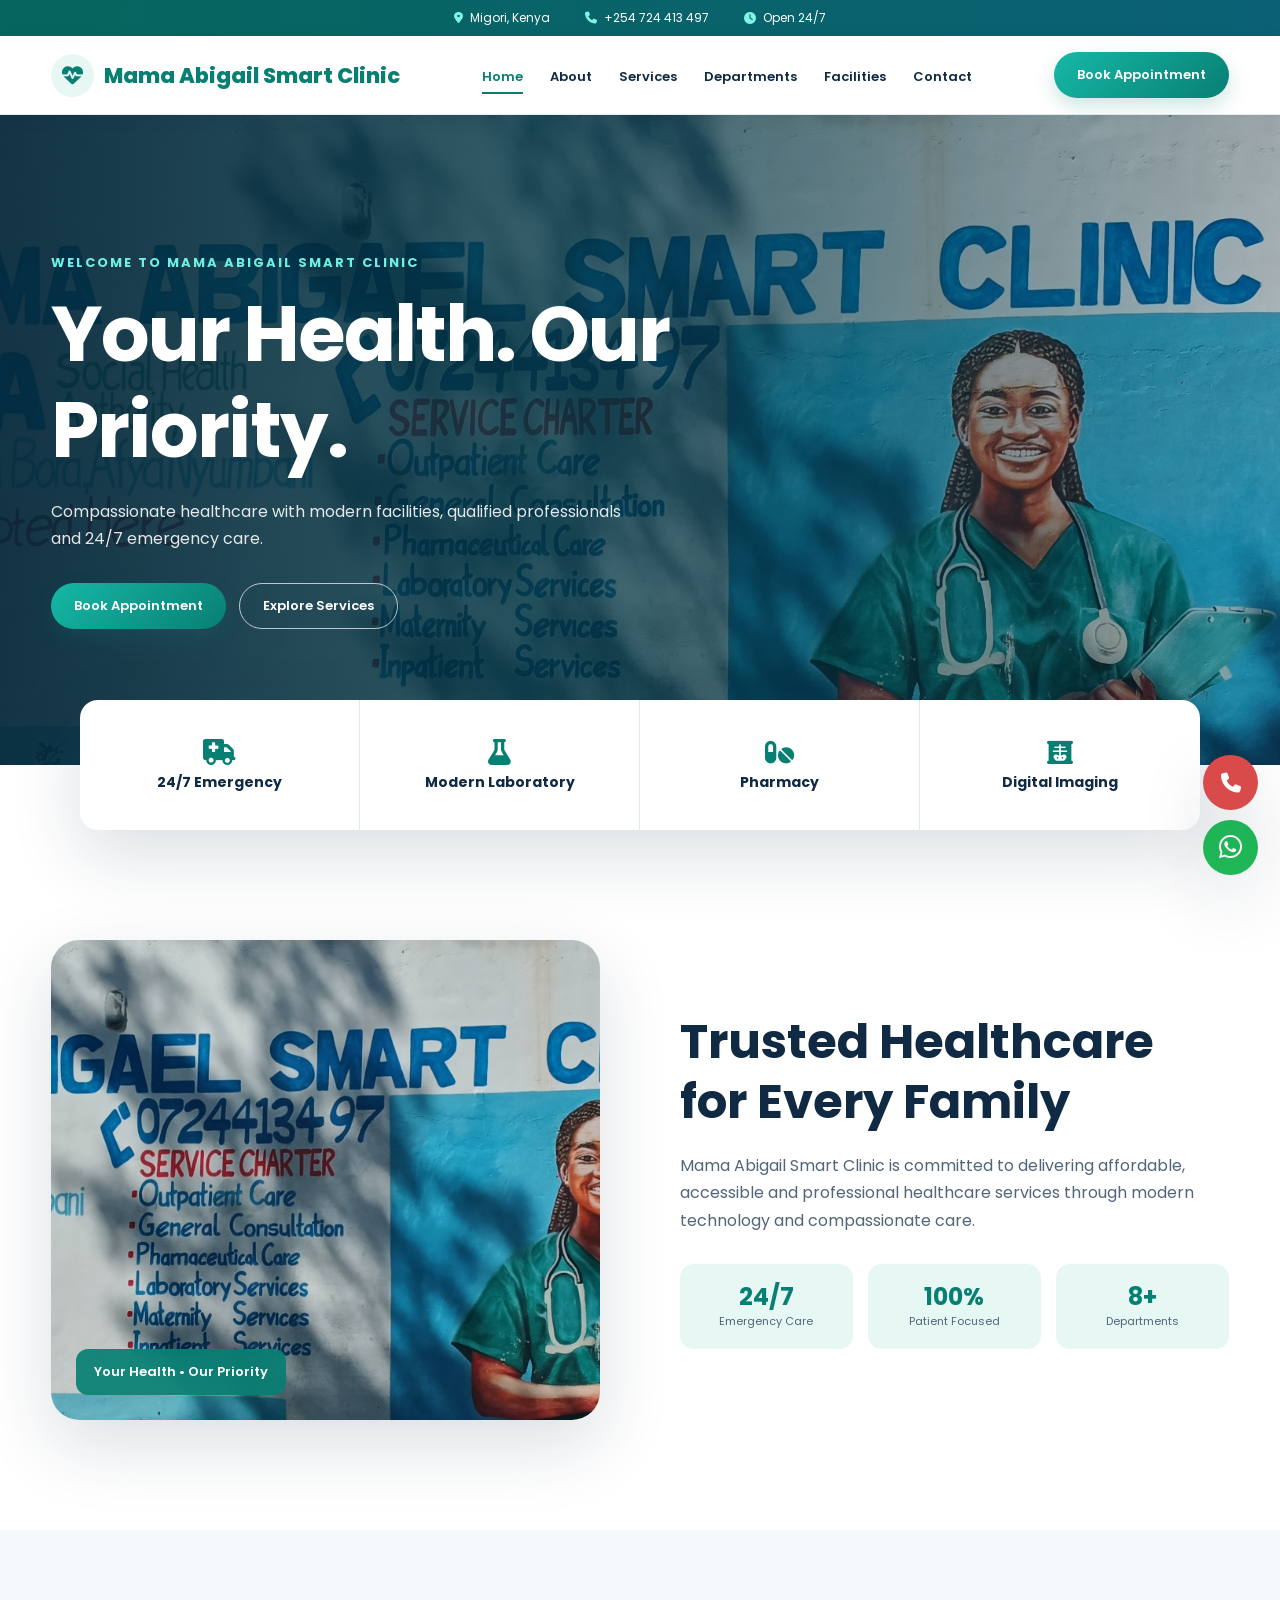
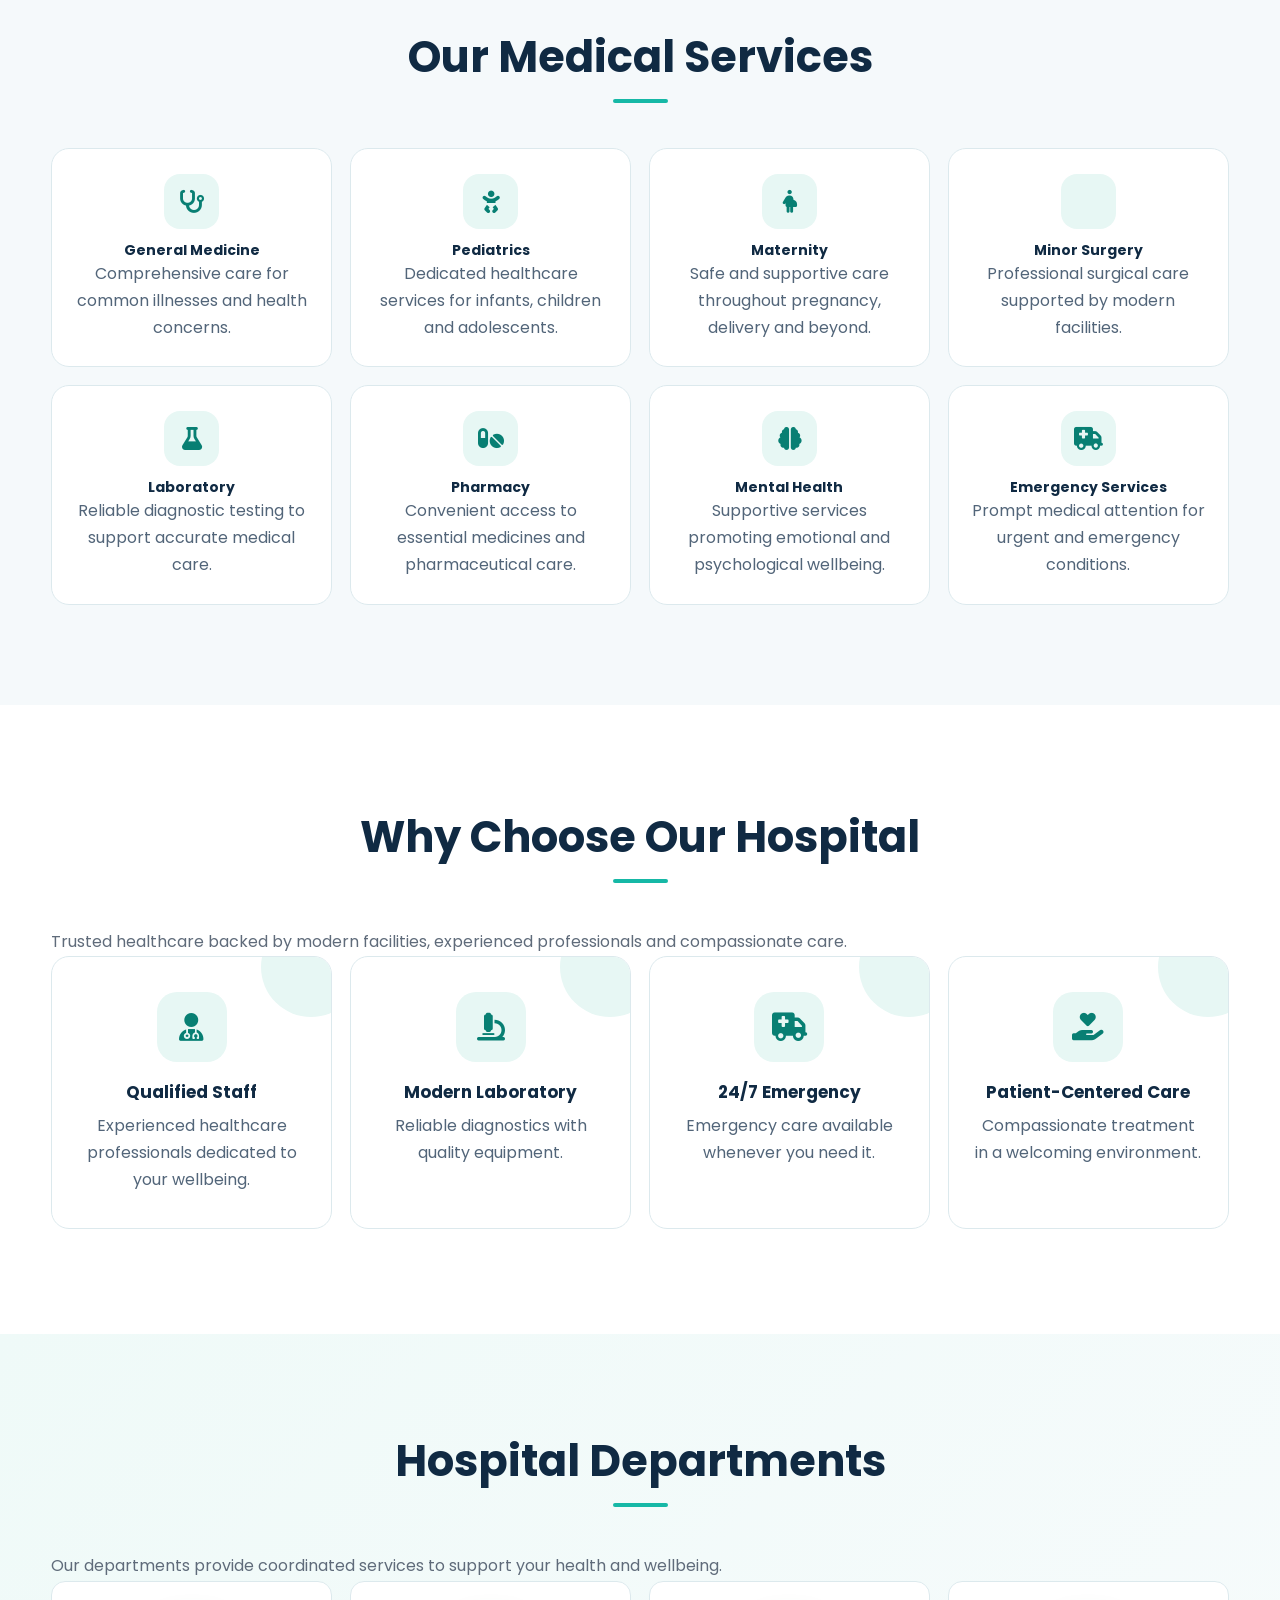
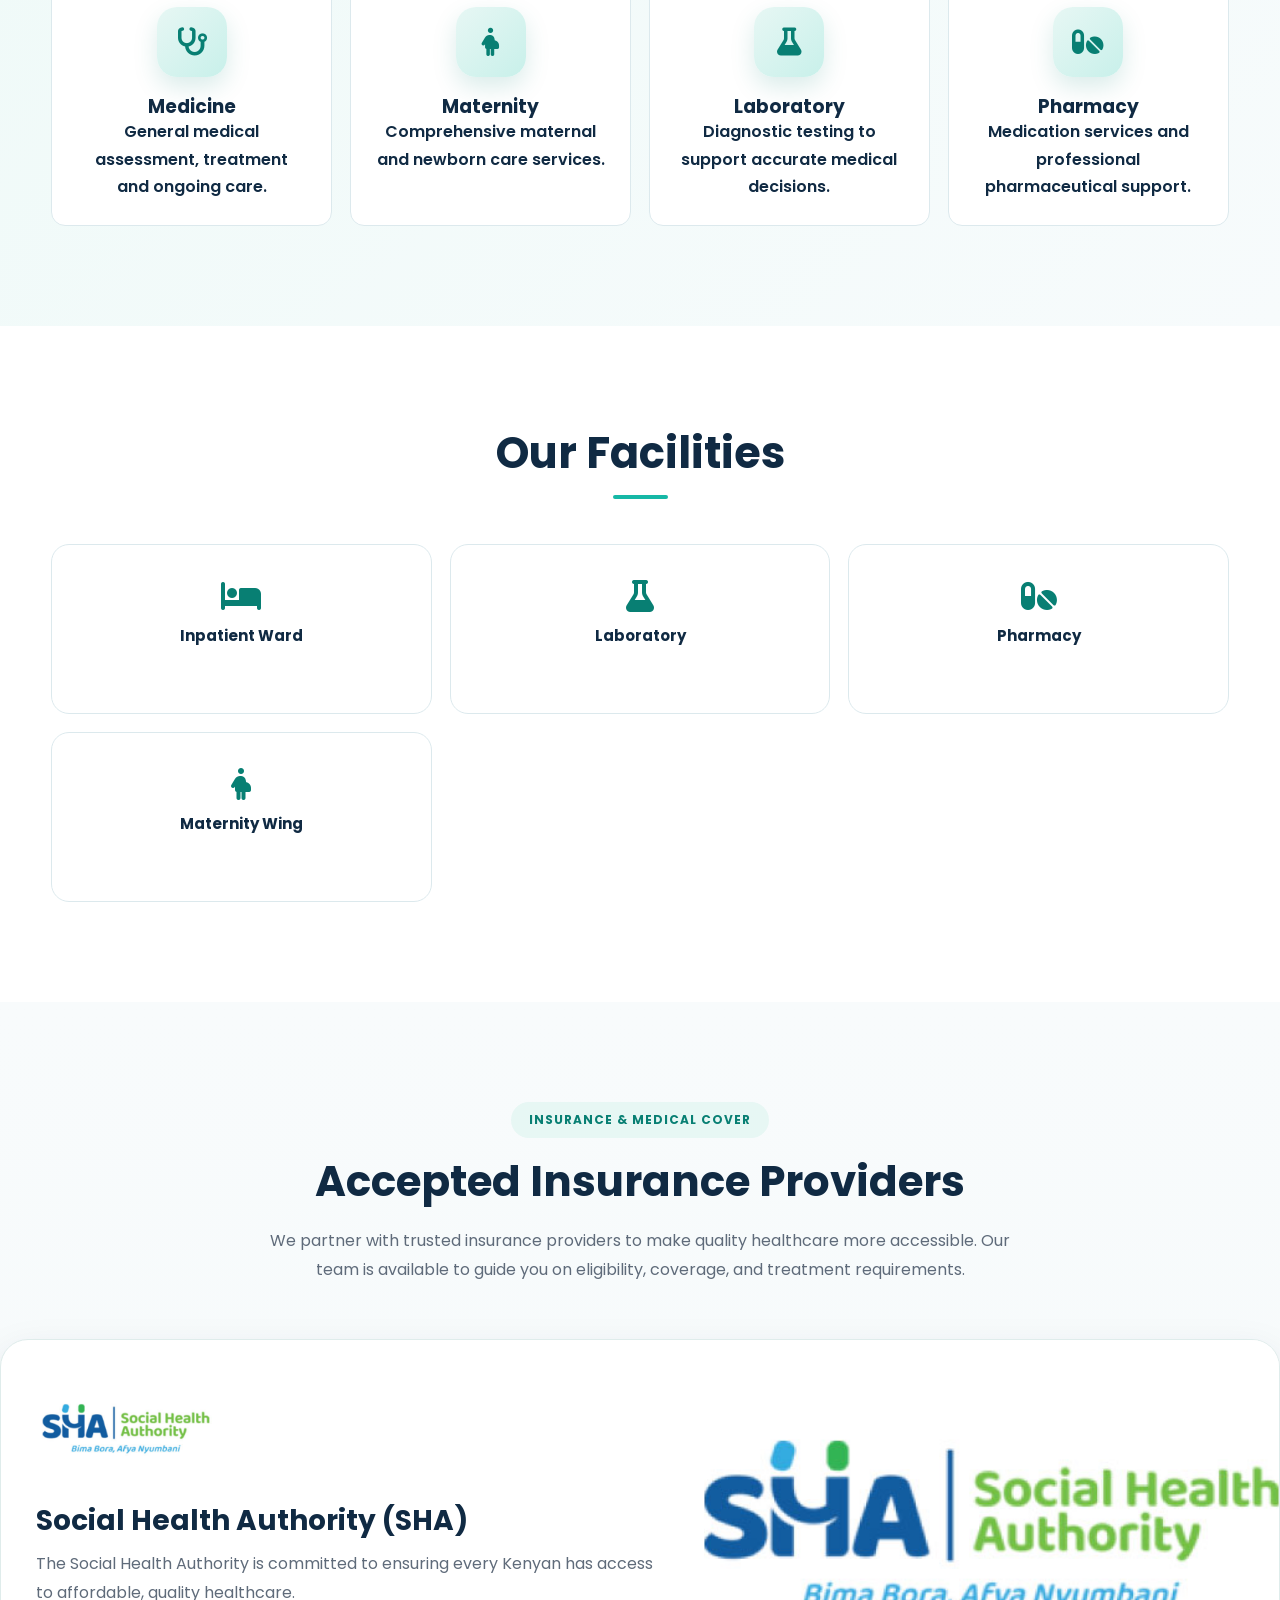
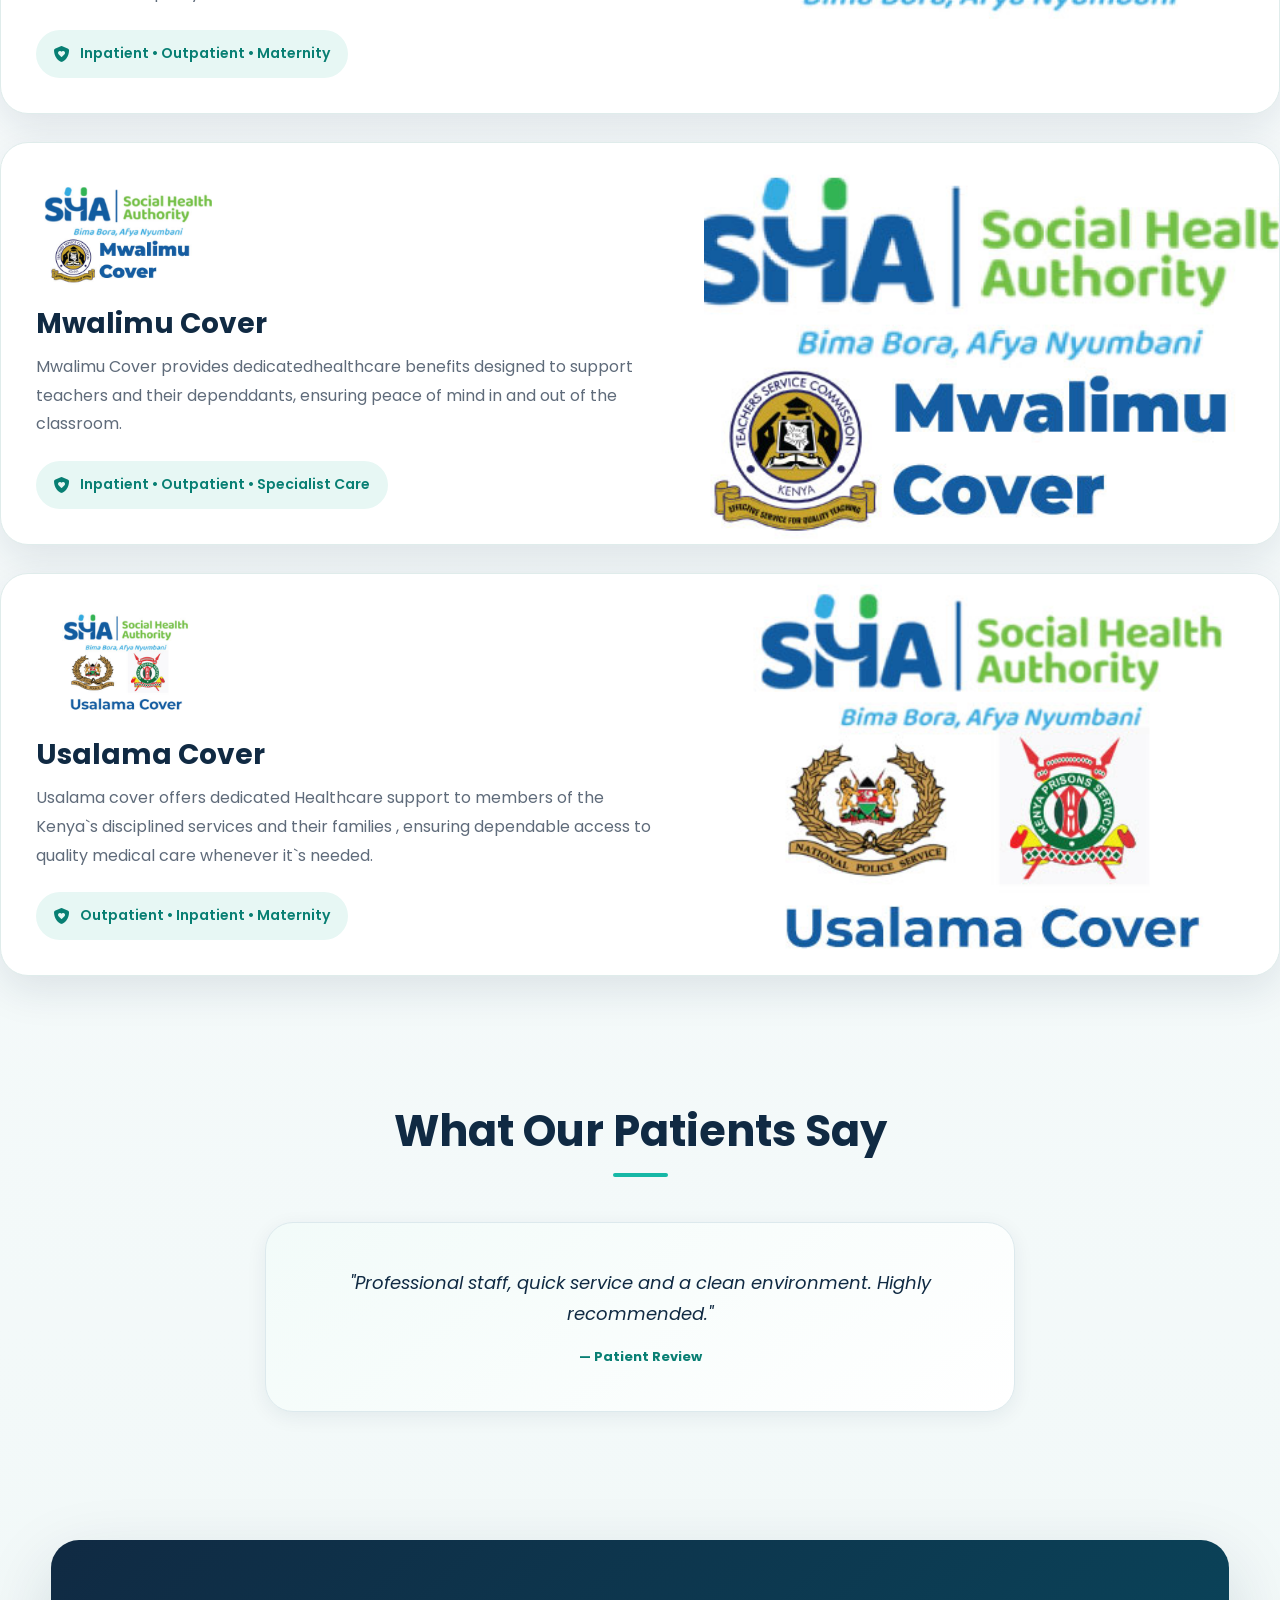
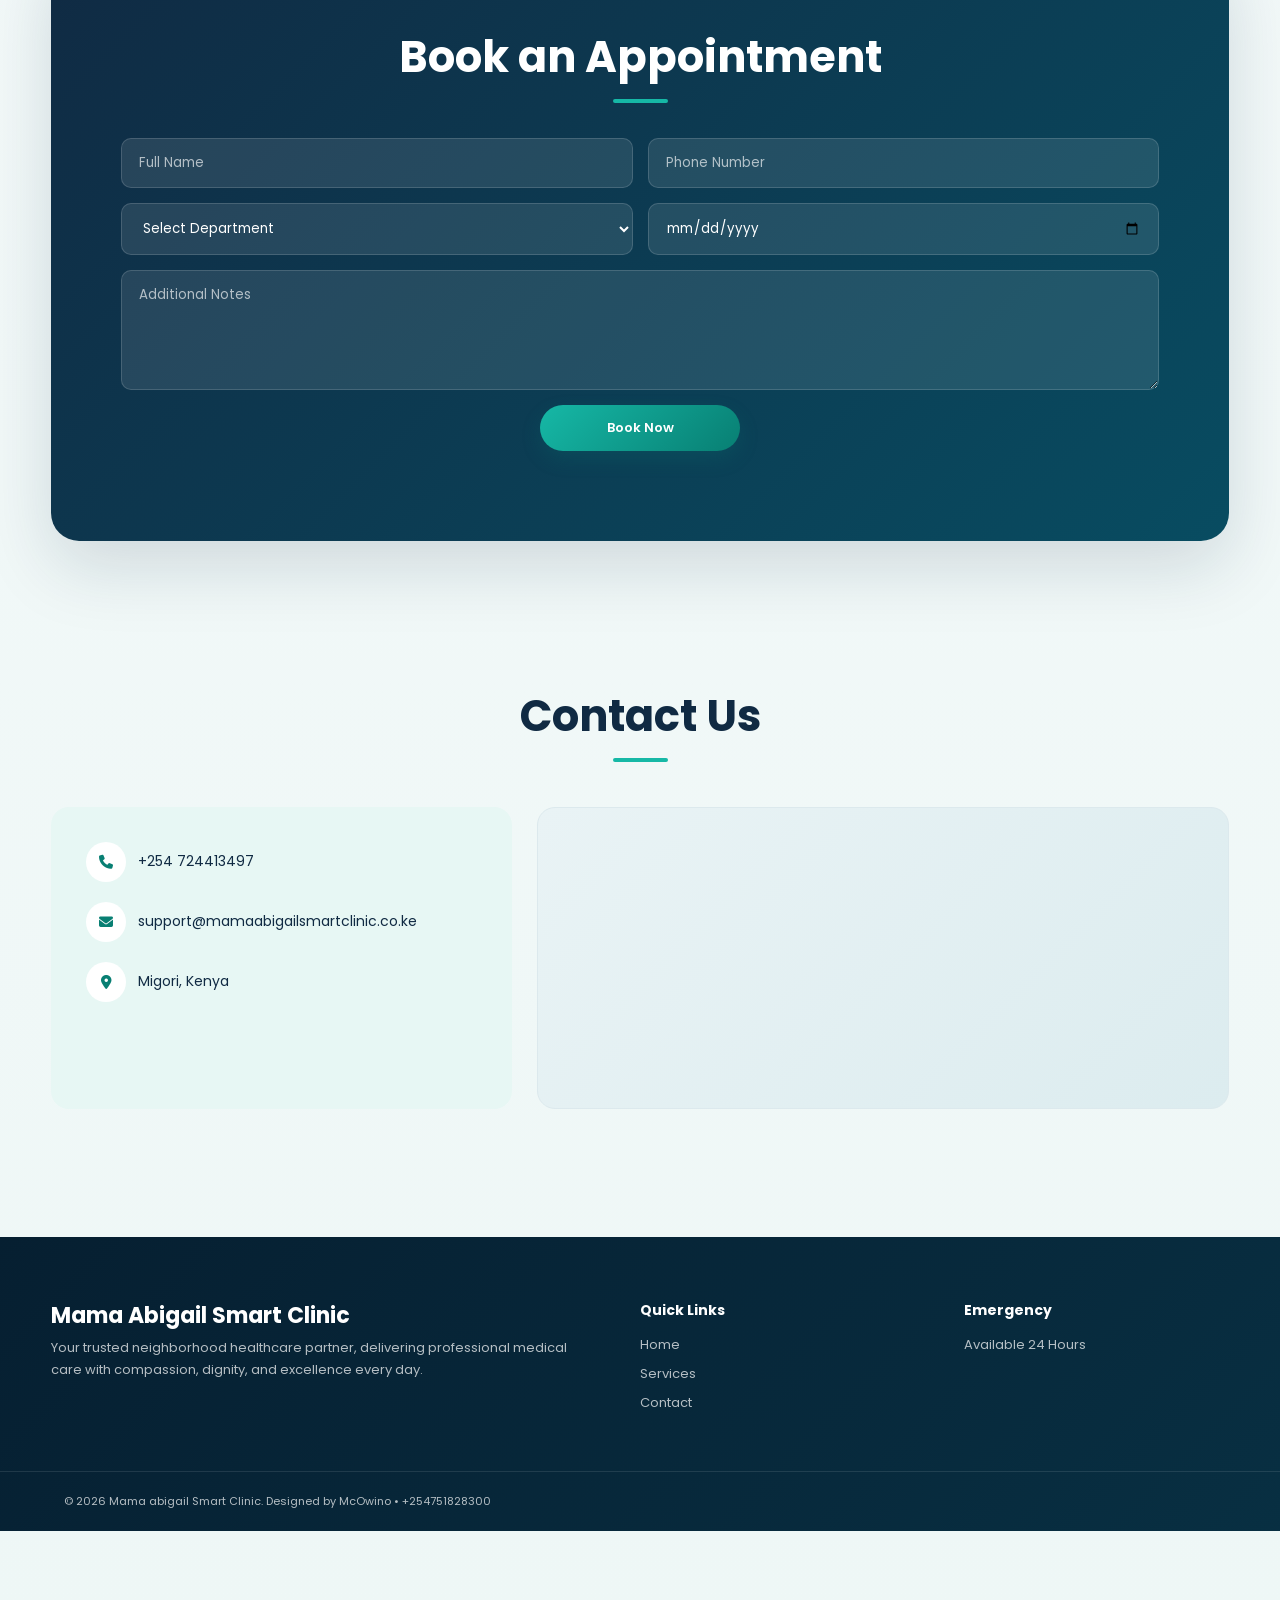
<file: index.html>
<!DOCTYPE html>
<html lang="en">
<head>
<meta charset="UTF-8">
<meta name="viewport" content="width=device-width, initial-scale=1.0">

<title>Mama Abigail Smart Clinic | Your Health, Our Priority</title>

<meta name="description" content="Mama Abigail Smart Clinic - Modern healthcare services with 24/7 emergency care.">

<link rel="preconnect" href="https://fonts.googleapis.com">
<link rel="preconnect" href="https://fonts.gstatic.com" crossorigin>

<link href="https://fonts.googleapis.com/css2?family=Poppins:wght@300;400;500;600;700;800&display=swap" rel="stylesheet">

<link rel="stylesheet"
href="https://cdnjs.cloudflare.com/ajax/libs/font-awesome/6.6.0/css/all.min.css">

<link rel="stylesheet" href="style.css">
</head>

<body>

<!-- TOP BAR -->

<div class="topbar">

<div>
<i class="fa-solid fa-location-dot"></i> Migori, Kenya
</div>

<div>
<i class="fa-solid fa-phone"></i> +254 724 413 497
</div>

<div>
<i class="fa-solid fa-clock"></i> Open 24/7
</div>

</div>

<!-- NAVBAR -->

<header>

<nav class="navbar">

<a href="#" class="logo">

<i class="fa-solid fa-heart-pulse"></i>

<span>Mama Abigail Smart Clinic</span>

</a>

<ul class="nav-links">

<li><a href="#home">Home</a></li>
<li><a href="#about">About</a></li>
<li><a href="#services">Services</a></li>
<li><a href="#departments">Departments</a></li>
<li><a href="#facilities">Facilities</a></li>
<li><a href="#contact">Contact</a></li>

</ul>

<div class="menu-btn">
<i class="fa-solid fa-bars"></i>
</div>

<a href="#appointment" class="btn">Book Appointment</a>

</nav>

</header>

<!-- HERO -->

<section id="home" class="hero">

<div class="overlay"></div>

<div class="hero-content">

<p>WELCOME TO MAMA ABIGAIL SMART CLINIC</p>

<h1>Your Health. Our Priority.</h1>

<p>
Compassionate healthcare with modern facilities,
qualified professionals and 24/7 emergency care.
</p>

<div class="hero-buttons">

<a href="#appointment" class="btn">Book Appointment</a>

<a href="#services" class="btn-outline">Explore Services</a>

</div>

</div>

</section>

<!-- QUICK INFO -->

<section class="quick-info">

<div class="card">
<i class="fa-solid fa-truck-medical"></i>
<h3>24/7 Emergency</h3>
</div>

<div class="card">
<i class="fa-solid fa-flask"></i>
<h3>Modern Laboratory</h3>
</div>

<div class="card">
<i class="fa-solid fa-pills"></i>
<h3>Pharmacy</h3>
</div>

<div class="card">
<i class="fa-solid fa-x-ray"></i>
<h3>Digital Imaging</h3>
</div>

</section>

<!-- ABOUT -->

<section id="about" class="about">

<div class="about-image"></div>

<div class="about-content">

<h2>Trusted Healthcare for Every Family</h2>

<p>

Mama Abigail Smart Clinic is committed to delivering affordable,
accessible and professional healthcare services
through modern technology and compassionate care.

</p>

<div class="stats">

<div>
<h3>24/7</h3>
<p>Emergency Care</p>
</div>

<div>
<h3>100%</h3>
<p>Patient Focused</p>
</div>

<div>
<h3>8+</h3>
<p>Departments</p>
</div>

</div>

</div>

</section>

<!-- SERVICES [INITIAL CODE]-->
<!--
<section id="services" class="services">

<h2>Our Medical Services</h2>

<div class="grid">

<div class="service">
<i class="fa-solid fa-stethoscope"></i>
<h3>General Medicine</h3>
</div>

<div class="service">
<i class="fa-solid fa-baby"></i>
<h3>Pediatrics</h3>
</div>

<div class="service">
<i class="fa-solid fa-person-pregnant"></i>
<h3>Maternity</h3>
</div>

<div class="service">
<i class="fa-solid fa-scalpel"></i>
<h3>Surgery</h3>
</div>

<div class="service">
<i class="fa-solid fa-flask"></i>
<h3>Laboratory</h3>
</div>

<div class="service">
<i class="fa-solid fa-pills"></i>
<h3>Pharmacy</h3>
</div>

<div class="service">
<i class="fa-solid fa-tooth"></i>
<h3>Dental Care</h3>
</div>

<div class="service">
<i class="fa-solid fa-eye"></i>
<h3>Eye Care</h3>
</div>

<div class="service">
<i class="fa-solid fa-brain"></i>
<h3>Mental Health</h3>
</div>

<div class="service">
<i class="fa-solid fa-heart-pulse"></i>
<h3>Cardiac Care</h3>
</div>

<div class="service">
<i class="fa-solid fa-x-ray"></i>
<h3>Radiology</h3>
</div>

<div class="service">
<i class="fa-solid fa-ambulance"></i>
<h3>Emergency Services</h3>
</div>

</div>

</section>
-->

<!-- SERVICES -->

<section id="services" class="services">

    <h2>Our Medical Services</h2>

    <div class="grid">

        <div class="service">
            <i class="fa-solid fa-stethoscope"></i>
            <h3>General Medicine</h3>
            <p>Comprehensive care for common illnesses and health concerns.</p>
        </div>

        <div class="service">
            <i class="fa-solid fa-baby"></i>
            <h3>Pediatrics</h3>
            <p>Dedicated healthcare services for infants, children and adolescents.</p>
        </div>

        <div class="service">
            <i class="fa-solid fa-person-pregnant"></i>
            <h3>Maternity</h3>
            <p>Safe and supportive care throughout pregnancy, delivery and beyond.</p>
        </div>

        <div class="service">
            <i class="fa-solid fa-scalpel"></i>
            <h3>Minor Surgery</h3>
            <p>Professional surgical care supported by modern facilities.</p>
        </div>

        <div class="service">
            <i class="fa-solid fa-flask"></i>
            <h3>Laboratory</h3>
            <p>Reliable diagnostic testing to support accurate medical care.</p>
        </div>

        <div class="service">
            <i class="fa-solid fa-pills"></i>
            <h3>Pharmacy</h3>
            <p>Convenient access to essential medicines and pharmaceutical care.</p>
        </div>

        <div class="service">
            <i class="fa-solid fa-brain"></i>
            <h3>Mental Health</h3>
            <p>Supportive services promoting emotional and psychological wellbeing.</p>
        </div>

        <div class="service">
            <i class="fa-solid fa-truck-medical"></i>
            <h3>Emergency Services</h3>
            <p>Prompt medical attention for urgent and emergency conditions.</p>
        </div>

    </div>

</section>










    
<!-- WHY CHOOSE US -[INITIAL CODE]-->
<!--
<section class="why">

<h2>Why Choose Us</h2>

<div class="grid">

<div class="feature">
<i class="fa-solid fa-shield-heart"></i>
<h3>Qualified Staff</h3>
</div>

<div class="feature">
<i class="fa-solid fa-microscope"></i>
<h3>Modern Equipment</h3>
</div>

<div class="feature">
<i class="fa-solid fa-hand-holding-heart"></i>
<h3>Compassionate Care</h3>
</div>

<div class="feature">
<i class="fa-solid fa-wallet"></i>
<h3>Affordable Services</h3>
</div>

</div>

</section>
-->

<!-- WHY CHOOSE OUR HOSPITAL -->

<section class="why" id="why-us">

    <h2>Why Choose Our Hospital</h2>

    <p class="section-intro">
        Trusted healthcare backed by modern facilities,
        experienced professionals and compassionate care.
    </p>

    <div class="grid">

        <div class="feature">

            <i class="fa-solid fa-user-doctor"></i>

            <div>
                <h3>Qualified Staff</h3>

                <p>
                    Experienced healthcare professionals
                    dedicated to your wellbeing.
                </p>
            </div>

        </div>


        <div class="feature">

            <i class="fa-solid fa-microscope"></i>

            <div>
                <h3>Modern Laboratory</h3>

                <p>
                    Reliable diagnostics with quality
                    equipment.
                </p>
            </div>

        </div>


        <div class="feature">

            <i class="fa-solid fa-truck-medical"></i>

            <div>
                <h3>24/7 Emergency</h3>

                <p>
                    Emergency care available whenever
                    you need it.
                </p>
            </div>

        </div>


        <div class="feature">

            <i class="fa-solid fa-hand-holding-heart"></i>

            <div>
                <h3>Patient-Centered Care</h3>

                <p>
                    Compassionate treatment in a welcoming
                    environment.
                </p>
            </div>

        </div>

    </div>

</section>



  
<!-- DEPARTMENTS -->
<!--
<section id="departments" class="departments">

<h2>Hospital Departments</h2>

<div class="grid">

<div>Medicine</div>
<div>Surgery</div>
<div>Pediatrics</div>
<div>Maternity</div>
<div>Laboratory</div>
<div>Radiology</div>
<div>Pharmacy</div>
<div>Dental</div>

</div>

</section>
-->

<!-- DEPARTMENTS -->

<section id="departments" class="departments">

    <h2>Hospital Departments</h2>

    <p class="section-intro">
        Our departments provide coordinated services to support your health and wellbeing.
    </p>

    <div class="grid">

        <div class="department">
            <i class="fa-solid fa-stethoscope"></i>
            <h3>Medicine</h3>
            <p>General medical assessment, treatment and ongoing care.</p>
        </div>
         <!--
        <div class="department">
            <i class="fa-solid fa-scalpel"></i>
            <h3>Surgery</h3>
            <p>Surgical assessment, procedures and post-operative care.</p>
        </div>
        -->
       <!--
        <div class="department">
            <i class="fa-solid fa-baby"></i>
            <h3>Pediatrics</h3>
            <p>Specialized healthcare services for children and adolescents.</p>
        </div>
        -->
        <div class="department">
            <i class="fa-solid fa-person-pregnant"></i>
            <h3>Maternity</h3>
            <p>Comprehensive maternal and newborn care services.</p>
        </div>

        <div class="department">
            <i class="fa-solid fa-flask"></i>
            <h3>Laboratory</h3>
            <p>Diagnostic testing to support accurate medical decisions.</p>
        </div>
        <!--
        <div class="department">
            <i class="fa-solid fa-x-ray"></i>
            <h3>Radiology</h3>
            <p>Diagnostic imaging services for effective clinical evaluation.</p>
        </div>
         -->
        <div class="department">
            <i class="fa-solid fa-pills"></i>
            <h3>Pharmacy</h3>
            <p>Medication services and professional pharmaceutical support.</p>
        </div>
         <!--
        <div class="department">
            <i class="fa-solid fa-tooth"></i>
            <h3>Dental</h3>
            <p>Dental assessment, treatment and preventive oral care.</p>
        </div>
       -->
    </div>

</section>


    
<!-- FACILITIES -->

<section id="facilities" class="facilities">

<h2>Our Facilities</h2>

<div class="grid">

<div class="facility">
<i class="fa-solid fa-bed"></i>
<h3>Inpatient Ward</h3>
</div>
<!--
<div class="facility">
<i class="fa-solid fa-ambulance"></i>
<h3>Ambulance</h3>
</div>
-->
<div class="facility">
<i class="fa-solid fa-flask"></i>
<h3>Laboratory</h3>
</div>
<!--
<div class="facility">
<i class="fa-solid fa-x-ray"></i>
<h3>X-Ray Unit</h3>
</div>
-->
<div class="facility">
<i class="fa-solid fa-pills"></i>
<h3>Pharmacy</h3>
</div>

<div class="facility">
<i class="fa-solid fa-person-pregnant"></i>
<h3>Maternity Wing</h3>
</div>

</div>

</section>


<!-- ACCEPTED INSURANCE PROVIDERS -->

<section id="insurance" class="insurance">

    <div class="section-heading">
        <span class="section-tag">INSURANCE & MEDICAL COVER</span>

        <h2>Accepted Insurance Providers</h2>

        <p class="section-intro">
            We partner with trusted insurance providers to make quality healthcare more accessible.
            Our team is available to guide you on eligibility, coverage, and treatment requirements.
        </p>
    </div>

    <div class="insurance-grid">

        <!-- SHA -->

        <div class="insurance-card">

            <div class="insurance-info">

                <img src="/img/sha-logo.jpg"
                     alt="SHA Logo"
                     class="insurance-logo">

                <h3>Social Health Authority (SHA)</h3>

                <p>
                    The Social Health Authority is committed to ensuring every Kenyan has access to affordable, quality healthcare.
                </p>

                <div class="insurance-badge">
                    <i class="fa-solid fa-shield-heart"></i>
                    Inpatient • Outpatient • Maternity
                </div>

            </div>

            <div class="insurance-image">
                <img src="/img/sha-logo.jpg"
                     alt="SHA Family">
            </div>

        </div>


        <!-- MWALIMU COVER -->

        <div class="insurance-card">

            <div class="insurance-info">

                <img src="/img/mwalimu-sacco.jpg"
                     alt="Mwalimu Logo"
                     class="insurance-logo">

                <h3>Mwalimu Cover</h3>

                <p>
                    Mwalimu Cover provides dedicatedhealthcare benefits designed to support teachers and their dependdants, 
                    ensuring peace of mind in and out of the classroom.
                </p>

                <div class="insurance-badge">
                    <i class="fa-solid fa-shield-heart"></i>
                    Inpatient • Outpatient • Specialist Care
                </div>

            </div>

            <div class="insurance-image">
                <img src="/img/mwalimu-sacco.jpg"
                     alt="Mwalimu Doctor Consultation">
            </div>

        </div>


        <!-- USALAMA COVER -->

        <div class="insurance-card">

            <div class="insurance-info">

                <img src="/img/usalma-sacco.jpg"
                     alt="Usalama Logo"
                     class="insurance-logo">

                <h3>Usalama Cover</h3>

                <p>
                    Usalama cover offers dedicated Healthcare support to members of the Kenya`s disciplined services and their families 
                    , ensuring dependable access to quality medical care whenever it`s needed.
                </p>

                <div class="insurance-badge">
                    <i class="fa-solid fa-shield-heart"></i>
                    Outpatient • Inpatient • Maternity
                </div>

            </div>

            <div class="insurance-image">
                <img src="/img/usalma-sacco.jpg"
                     alt="Usalama Medical Cover">
            </div>

        </div>


        <!-- JUBILEE -->
<!--
        <div class="insurance-card">

            <div class="insurance-info">

                <img src="/AAA hospital/media/usalma-sacco.jpg"
                     alt="Jubilee Logo"
                     class="insurance-logo">

                <h3>Usalama Cover</h3>

                <p>
Transforming Healthcare for Kenya's Disciplined Services
                </p>

                <div class="insurance-badge">
                    <i class="fa-solid fa-shield-heart"></i>
                    Inpatient • Outpatient • Family Cover
                </div>

            </div>

            <div class="insurance-image">
                <img src="/AAA hospital/media/usalma-sacco.jpg"
                     alt="Jubilee Health Insurance">
            </div>

        </div>

    </div>

</section>



-
    

<!-- TESTIMONIALS -->

<section class="testimonials">

<h2>What Our Patients Say</h2>

<div class="testimonial">

<p>
"Professional staff, quick service and a clean
environment. Highly recommended."
</p>

<h4>— Patient Review</h4>

</div>

</section>

<!-- APPOINTMENT -->

<section id="appointment" class="appointment">

<h2>Book an Appointment</h2>

<form>

<input type="text" placeholder="Full Name" required>

<input type="tel" placeholder="Phone Number" required>

<select required>

<option>Select Department</option>
<option>Medicine</option>
<option>Pediatrics</option>
<option>Maternity</option>
<option>Surgery</option>

</select>

<input type="date" required>

<textarea placeholder="Additional Notes"></textarea>

<button type="submit" class="btn">Book Now</button>

</form>

</section>

<!-- CONTACT -->

<section id="contact" class="contact">

<h2>Contact Us</h2>

<div class="contact-grid">

<div>

<p>
<i class="fa-solid fa-phone"></i>
+254 724413497
</p>

<p>
<i class="fa-solid fa-envelope"></i>
support@mamaabigailsmartclinic.co.ke
</p>

<p>
<i class="fa-solid fa-location-dot"></i>
Migori, Kenya
</p>

</div>
<!--
<div class="map">
Google Map
</div>
-->


<div class="map">
    <iframe
        src="https://www.google.com/maps/embed?pb=!1m18!1m12!1m3!1d4718870.396721783!2d34.482154970646334!3d-1.399740281709175!2m3!1f0!2f0!3f0!3m2!1i1024!2i768!4f13.1!3m3!1m2!1s0xaafe9015d4c533d7%3A0xca484f758f430168!2sMAMA%20ABIGAIL%20SMART%20CLINIC!5e0!3m2!1sen!2ske!4v1789555895239!5m2!1sen!2ske"


        
        width="100%"
        height="300"
        style="border:0;"
        allowfullscreen=""
        loading="lazy"
        referrerpolicy="no-referrer-when-downgrade">
    </iframe>
</div>





    
</div>

</section>

<!-- FLOATING BUTTONS -->

<a href="https://wa.me/254724413497"
class="whatsapp">

<i class="fab fa-whatsapp"></i>

</a>

<a href="tel:+254724413497"
class="emergency">

<i class="fa-solid fa-phone"></i>

</a>

<!-- FOOTER -->

<footer>

<div class="footer-grid">

<div>

<h3>Mama Abigail Smart Clinic</h3>

<p>Your trusted neighborhood healthcare partner, delivering professional medical care with compassion, dignity, and excellence every day.</p>

</div>

<div>

<h4>Quick Links</h4>

<a href="#">Home</a>
<a href="#">Services</a>
<a href="#">Contact</a>

</div>

<div>

<h4>Emergency</h4>

<p>Available 24 Hours</p>

</div>

</div>

<div class="copyright">

© 2026  Mama abigail Smart Clinic.

Designed by McOwino • +254751828300

</div>

</footer>

<script src="script.js"></script>

</body>
</html>
</file>
<file: style.css>
/* =========================================================
   MAMA ABIGAIL SMART CLINIC
   Premium Responsive Hospital Website
   Designed by McOwino
   ========================================================= */


/* =========================================================
   1. ROOT VARIABLES
   ========================================================= */

:root {
    --primary: #087f73;
    --primary-dark: #05665d;
    --primary-light: #e7f7f4;

    --secondary: #0b6075;
    --accent: #16b8a6;

    --dark: #102a43;
    --dark-2: #173f5f;

    --text: #526579;
    --muted: #7b8b9a;

    --white: #ffffff;
    --light: #f5f9fb;
    --light-2: #edf5f7;

    --border: #dce9ed;

    --shadow-sm:
        0 5px 20px rgba(16, 42, 67, 0.07);

    --shadow:
        0 15px 45px rgba(16, 42, 67, 0.10);

    --shadow-lg:
        0 25px 70px rgba(16, 42, 67, 0.15);

    --radius-sm: 10px;
    --radius: 18px;
    --radius-lg: 28px;

    --transition: all 0.3s ease;
}


/* =========================================================
   2. RESET
   ========================================================= */

* {
    margin: 0;
    padding: 0;
    box-sizing: border-box;
}

html {
    scroll-behavior: smooth;
    scroll-padding-top: 90px;
}

body {
    font-family: "Poppins", sans-serif;
    background: var(--white);
    color: var(--text);
    line-height: 1.7;
    overflow-x: hidden;
}

body::-webkit-scrollbar {
    width: 8px;
}

body::-webkit-scrollbar-track {
    background: #f1f5f7;
}

body::-webkit-scrollbar-thumb {
    background: var(--primary);
    border-radius: 20px;
}

img {
    max-width: 100%;
    display: block;
}

a {
    text-decoration: none;
    color: inherit;
}

button,
input,
select,
textarea {
    font-family: inherit;
}

button {
    cursor: pointer;
}

ul {
    list-style: none;
}


/* =========================================================
   3. GLOBAL
   ========================================================= */

section {
    position: relative;
}

.topbar,
.navbar,
.hero-content,
.about,
.services,
.why,
.departments,
.facilities,
.testimonials,
.appointment,
.contact,
.footer-grid {
    width: min(1180px, 92%);
    margin-inline: auto;
}

h1,
h2,
h3,
h4 {
    color: var(--dark);
    line-height: 1.25;
}

h2 {
    font-size: clamp(2rem, 4vw, 2.7rem);
}

section > h2 {
    text-align: center;
    margin-bottom: 45px;
    position: relative;
}

section > h2::after {
    content: "";
    width: 55px;
    height: 4px;
    background: var(--accent);
    display: block;
    border-radius: 10px;
    margin: 15px auto 0;
}


/* =========================================================
   4. TOP BAR
   ========================================================= */

.topbar {
    width: 100%;
    max-width: none;

    padding: 8px 4%;

    background:
        linear-gradient(
            100deg,
            var(--primary-dark),
            var(--secondary)
        );

    color: white;

    display: flex;
    align-items: center;
    justify-content: center;
    gap: 35px;

    font-size: 12px;
}

.topbar div {
    display: flex;
    align-items: center;
    gap: 7px;
}

.topbar i {
    color: #7ff3e6;
}


/* =========================================================
   5. NAVIGATION
   ========================================================= */

header {
    position: sticky;
    top: 0;
    z-index: 1000;

    background: rgba(255, 255, 255, 0.96);
    backdrop-filter: blur(15px);

    border-bottom: 1px solid rgba(220, 233, 237, 0.8);

    box-shadow: 0 3px 20px rgba(0, 0, 0, 0.04);
}

.navbar {
    min-height: 78px;

    display: flex;
    align-items: center;
    justify-content: space-between;

    gap: 25px;
}

.logo {
    display: flex;
    align-items: center;
    gap: 10px;

    font-size: 21px;
    font-weight: 800;

    color: var(--primary);

    white-space: nowrap;
}

.logo i {
    width: 43px;
    height: 43px;

    display: grid;
    place-items: center;

    background: var(--primary-light);
    color: var(--primary);

    border-radius: 50%;

    font-size: 21px;
}

.nav-links {
    display: flex;
    align-items: center;
    gap: 27px;
}

.nav-links a {
    color: var(--dark);
    font-size: 13px;
    font-weight: 600;

    position: relative;

    transition: var(--transition);
}

.nav-links a::after {
    content: "";

    position: absolute;
    left: 0;
    bottom: -8px;

    width: 0;
    height: 2px;

    background: var(--primary);

    transition: var(--transition);
}

.nav-links a:hover {
    color: var(--primary);
}

.nav-links a:hover::after {
    width: 100%;
}

.menu-btn {
    display: none;

    width: 43px;
    height: 43px;

    border-radius: 12px;

    background: var(--primary-light);
    color: var(--primary);

    place-items: center;

    font-size: 20px;

    cursor: pointer;
}


/* =========================================================
   6. BUTTONS
   ========================================================= */

.btn,
.btn-outline {
    display: inline-flex;

    align-items: center;
    justify-content: center;

    min-height: 46px;

    padding: 0 23px;

    border-radius: 50px;

    font-size: 13px;
    font-weight: 600;

    transition: var(--transition);
}

.btn {
    background:
        linear-gradient(
            135deg,
            var(--accent),
            var(--primary)
        );

    color: white;

    box-shadow:
        0 8px 20px rgba(8, 127, 115, 0.20);

    border: none;
}

.btn:hover {
    transform: translateY(-3px);

    box-shadow:
        0 13px 30px rgba(8, 127, 115, 0.28);
}

.btn-outline {
    border: 1px solid rgba(255,255,255,0.7);
    color: white;
}

.btn-outline:hover {
    background: white;
    color: var(--primary);
}


/* =========================================================
   7. HERO
   ========================================================= */

.hero {
    min-height: 650px;

    display: flex;
    align-items: center;

    background-image:
        url("img/IMG_20260916_101035_461.jpg");

    background-size: cover;
    background-position: center;

    isolation: isolate;
}

.hero .overlay {
    position: absolute;
    inset: 0;

    background:
        linear-gradient(
            90deg,
            rgba(3, 39, 57, 0.92) 0%,
            rgba(3, 57, 72, 0.78) 42%,
            rgba(3, 57, 72, 0.20) 100%
        );

    z-index: -1;
}

.hero-content {
    color: white;
    padding-block: 100px;
}

.hero-content > p:first-child {
    color: #70eee1;

    font-size: 13px;
    font-weight: 700;

    letter-spacing: 2px;

    margin-bottom: 12px;
}

.hero h1 {
    color: white;

    font-size: clamp(3rem, 6vw, 5.3rem);

    max-width: 720px;

    letter-spacing: -2px;

    margin-bottom: 20px;
}

.hero-content > p:nth-of-type(2) {
    max-width: 590px;

    color: rgba(255,255,255,0.88);

    font-size: 16px;

    margin-bottom: 30px;
}

.hero-buttons {
    display: flex;
    align-items: center;
    gap: 13px;
}


/* =========================================================
   8. QUICK INFORMATION
   ========================================================= */

.quick-info {
    width: min(1120px, 90%);

    margin: -65px auto 0;

    position: relative;
    z-index: 5;

    display: grid;
    grid-template-columns: repeat(4, 1fr);

    background: white;

    border-radius: var(--radius);

    box-shadow: var(--shadow-lg);

    overflow: hidden;
}

.quick-info .card {
    min-height: 130px;

    padding: 25px;

    display: flex;
    flex-direction: column;
    justify-content: center;
    align-items: center;

    text-align: center;

    border-right: 1px solid var(--border);

    transition: var(--transition);
}

.quick-info .card:last-child {
    border-right: none;
}

.quick-info .card:hover {
    background: var(--primary-light);
}

.quick-info i {
    color: var(--primary);

    font-size: 26px;

    margin-bottom: 8px;
}

.quick-info h3 {
    font-size: 14px;
}


/* =========================================================
   9. ABOUT
   ========================================================= */

.about {
    padding-block: 110px;

    display: grid;

    grid-template-columns: 1fr 1fr;

    align-items: center;

    gap: 80px;
}

.about-image {
    min-height: 480px;

    border-radius: var(--radius-lg);

    background:
        linear-gradient(
            135deg,
            rgba(8,127,115,.08),
            rgba(11,96,117,.10)
        ),
        url("img/IMG_20260916_101035_461.jpg");

    background-size: cover;
    background-position: center;

    box-shadow: var(--shadow-lg);

    position: relative;
}

.about-image::after {
    content: "Your Health • Our Priority";

    position: absolute;

    left: 25px;
    bottom: 25px;

    padding: 12px 18px;

    border-radius: 12px;

    background:
        rgba(8, 127, 115, 0.92);

    color: white;

    font-size: 13px;
    font-weight: 600;

    backdrop-filter: blur(10px);
}

.about-content h2 {
    font-size: clamp(2rem, 4vw, 3rem);

    margin-bottom: 20px;
}

.about-content > p {
    margin-bottom: 30px;
}

.stats {
    display: grid;

    grid-template-columns: repeat(3, 1fr);

    gap: 15px;
}

.stats > div {
    padding: 18px;

    background: var(--primary-light);

    border-radius: 14px;

    text-align: center;
}

.stats h3 {
    color: var(--primary);
    font-size: 24px;
}

.stats p {
    font-size: 11px;
}


/* =========================================================
   10. SERVICES
   ========================================================= */

.services {
    padding-block: 100px;
}

.services::before {
    content: "";

    position: absolute;

    inset: 0;

    background: var(--light);

    z-index: -1;

    width: 100vw;

    left: 50%;

    transform: translateX(-50%);
}

.grid {
    display: grid;

    grid-template-columns:
        repeat(4, minmax(0, 1fr));

    gap: 18px;
}

.service {
    min-height: 150px;

    padding: 25px 20px;

    background: white;

    border: 1px solid var(--border);

    border-radius: var(--radius);

    display: flex;

    flex-direction: column;

    align-items: center;

    justify-content: center;

    text-align: center;

    transition: var(--transition);
}

.service:hover {
    transform: translateY(-8px);

    border-color: transparent;

    box-shadow: var(--shadow);

    background:
        linear-gradient(
            145deg,
            #ffffff,
            #f2fbf9
        );
}

.service i {
    width: 55px;
    height: 55px;

    display: grid;
    place-items: center;

    border-radius: 16px;

    background: var(--primary-light);

    color: var(--primary);

    font-size: 23px;

    margin-bottom: 13px;

    transition: var(--transition);
}

.service:hover i {
    background: var(--primary);
    color: white;

    transform: rotate(5deg);
}

.service h3 {
    font-size: 14px;
}


/* =========================================================
   11. WHY CHOOSE US
   ========================================================= */

.why {
    padding-block: 105px;
}

.why .feature {
    min-height: 200px;

    padding: 35px 25px;

    border-radius: var(--radius);

    border: 1px solid var(--border);

    background: white;

    text-align: center;

    transition: var(--transition);

    position: relative;

    overflow: hidden;
}

.why .feature::before {
    content: "";

    position: absolute;

    width: 100px;
    height: 100px;

    border-radius: 50%;

    background: var(--primary-light);

    top: -40px;
    right: -30px;
}

.feature:hover {
    transform: translateY(-8px);

    box-shadow: var(--shadow);

    border-color: var(--primary-light);
}

.feature i {
    position: relative;

    width: 70px;
    height: 70px;

    display: grid;
    place-items: center;

    margin: 0 auto 20px;

    border-radius: 20px;

    background: var(--primary-light);

    color: var(--primary);

    font-size: 28px;
}

.feature h3 {
    font-size: 17px;

    margin-bottom: 8px;
}


/* =========================================================
   12. DEPARTMENTS
   ========================================================= */

.departments {
    padding-block: 100px;
}

.departments::before {
    content: "";

    position: absolute;

    inset: 0;

    width: 100vw;

    left: 50%;

    transform: translateX(-50%);

    background:
        linear-gradient(
            135deg,
            #effaf8,
            #f7fbfc
        );

    z-index: -1;
}

.departments .grid {
    grid-template-columns:
        repeat(4, 1fr);
}

.departments .grid > div {
    padding: 25px;

    background: white;

    border-radius: 14px;

    border: 1px solid var(--border);

    text-align: center;

    font-weight: 600;

    color: var(--dark);

    transition: var(--transition);
}

.departments .grid > div:hover {
    background: var(--primary);

    color: white;

    transform: translateY(-5px);

    box-shadow: var(--shadow);
}


/* =========================================================
   13. FACILITIES
   ========================================================= */

.facilities {
    padding-block: 100px;
}

.facilities .grid {
    grid-template-columns:
        repeat(3, 1fr);
}

.facility {
    padding: 35px 20px;

    min-height: 170px;

    border-radius: var(--radius);

    background: white;

    border: 1px solid var(--border);

    text-align: center;

    transition: var(--transition);
}

.facility:hover {
    transform: translateY(-7px);

    box-shadow: var(--shadow);

    border-color: var(--primary-light);
}

.facility i {
    font-size: 32px;

    color: var(--primary);

    margin-bottom: 15px;
}

.facility h3 {
    font-size: 15px;
}


/* =========================================================
   14. TESTIMONIALS
   ========================================================= */

.testimonials {
    padding-block: 100px;

    text-align: center;
}

.testimonial {
    max-width: 750px;

    margin: auto;

    padding: 45px;

    border-radius: var(--radius-lg);

    background:
        linear-gradient(
            145deg,
            #f2fbf9,
            #ffffff
        );

    border: 1px solid var(--border);

    box-shadow: var(--shadow-sm);
}

.testimonial p {
    font-size: 18px;

    font-style: italic;

    color: var(--dark);

    margin-bottom: 20px;
}

.testimonial h4 {
    color: var(--primary);

    font-size: 13px;
}


/* =========================================================
   15. APPOINTMENT
   ========================================================= */

.appointment {
    padding-block: 90px;

    padding-inline: 70px;

    border-radius: var(--radius-lg);

    background:
        linear-gradient(
            135deg,
            var(--dark),
            #084c61
        );

    box-shadow: var(--shadow-lg);

    margin-bottom: 100px;
}

.appointment h2 {
    color: white;

    text-align: center;

    margin-bottom: 35px;
}

.appointment h2::after {
    background: var(--accent);
}

.appointment form {
    display: grid;

    grid-template-columns:
        repeat(2, 1fr);

    gap: 15px;
}

.appointment input,
.appointment select,
.appointment textarea {
    width: 100%;

    padding: 14px 17px;

    border: 1px solid rgba(255,255,255,.15);

    background: rgba(255,255,255,.10);

    color: white;

    border-radius: 10px;

    outline: none;

    transition: var(--transition);
}

.appointment input::placeholder,
.appointment textarea::placeholder {
    color: rgba(255,255,255,.65);
}

.appointment select {
    color: white;
}

.appointment select option {
    color: var(--dark);
}

.appointment input:focus,
.appointment select:focus,
.appointment textarea:focus {
    border-color: var(--accent);

    background: rgba(255,255,255,.14);
}

.appointment textarea {
    grid-column: 1 / -1;

    min-height: 120px;

    resize: vertical;
}

.appointment button {
    grid-column: 1 / -1;

    justify-self: center;

    min-width: 200px;
}


/* =========================================================
   16. CONTACT
   ========================================================= */

.contact {
    padding-block: 20px 100px;
}

.contact-grid {
    display: grid;

    grid-template-columns: 1fr 1.5fr;

    gap: 25px;

    align-items: stretch;
}

.contact-grid > div:first-child {
    padding: 35px;

    background: var(--primary-light);

    border-radius: var(--radius);
}

.contact-grid p {
    display: flex;

    align-items: center;

    gap: 12px;

    margin-bottom: 20px;

    font-size: 14px;

    color: var(--dark);
}

.contact-grid p:last-child {
    margin-bottom: 0;
}

.contact-grid i {
    width: 40px;
    height: 40px;

    display: grid;
    place-items: center;

    background: white;

    border-radius: 50%;

    color: var(--primary);
}

.map {
    min-height: 280px;

    border-radius: var(--radius);

    background:
        linear-gradient(
            135deg,
            #e9f3f5,
            #dcecef
        );

    display: grid;

    place-items: center;

    color: var(--primary);

    font-weight: 600;

    border: 1px solid var(--border);
}


/* =========================================================
   17. FLOATING WHATSAPP
   ========================================================= */

.whatsapp,
.emergency {
    position: fixed;

    z-index: 999;

    width: 55px;
    height: 55px;

    display: grid;

    place-items: center;

    border-radius: 50%;

    color: white;

    box-shadow: var(--shadow-lg);

    transition: var(--transition);
}

.whatsapp {
    right: 22px;
    bottom: 25px;

    background: #20b958;

    font-size: 27px;
}

.emergency {
    right: 22px;
    bottom: 90px;

    background: #d94b4b;

    font-size: 20px;
}

.whatsapp:hover,
.emergency:hover {
    transform: translateY(-5px) scale(1.05);
}


/* =========================================================
   18. FOOTER
   ========================================================= */

footer {
    background:
        linear-gradient(
            135deg,
            #061f31,
            #082f42
        );

    color: rgba(255,255,255,.7);

    padding-top: 65px;
}

.footer-grid {
    display: grid;

    grid-template-columns:
        2fr 1fr 1fr;

    gap: 60px;

    padding-bottom: 50px;
}

.footer-grid h3 {
    color: white;

    font-size: 22px;

    margin-bottom: 8px;
}

.footer-grid h4 {
    color: white;

    font-size: 14px;

    margin-bottom: 15px;
}

.footer-grid p {
    font-size: 13px;
}

.footer-grid a {
    display: block;

    font-size: 13px;

    margin-bottom: 7px;

    transition: var(--transition);
}

.footer-grid a:hover {
    color: #6eece0;

    padding-left: 5px;
}

.copyright {
    width: 100%;

    border-top: 1px solid rgba(255,255,255,.10);

    padding: 20px 5%;

    display: flex;

    justify-content: space-between;

    align-items: center;

    gap: 20px;

    font-size: 11px;
}


/* =========================================================
   19. ANIMATIONS
   ========================================================= */

@keyframes fadeUp {

    from {
        opacity: 0;
        transform: translateY(30px);
    }

    to {
        opacity: 1;
        transform: translateY(0);
    }

}

.hero-content {
    animation: fadeUp 1s ease both;
}

.service,
.feature,
.facility {
    animation: fadeUp .7s ease both;
}


/* =========================================================
   20. TABLET
   ========================================================= */

@media (max-width: 1000px) {

    .navbar {
        width: 94%;
    }

    .nav-links {
        gap: 15px;
    }

    .navbar > .btn {
        display: none;
    }

    .grid {
        grid-template-columns:
            repeat(3, 1fr);
    }

    .about {
        gap: 40px;
    }

    .hero h1 {
        font-size: 4rem;
    }

}


/* =========================================================
   21. MOBILE NAVIGATION
   ========================================================= */

@media (max-width: 800px) {

    .topbar {
        gap: 15px;

        justify-content: space-around;

        padding-inline: 3%;

        font-size: 10px;
    }

    .topbar div:nth-child(3) {
        display: none;
    }

    .menu-btn {
        display: grid;

        margin-left: auto;
    }

    .nav-links {
        position: absolute;

        top: 78px;
        left: 3%;

        width: 94%;

        padding: 20px;

        display: flex;

        flex-direction: column;

        align-items: stretch;

        gap: 0;

        background: white;

        border-radius: 15px;

        box-shadow: var(--shadow-lg);

        opacity: 0;

        visibility: hidden;

        transform: translateY(-10px);

        transition: var(--transition);
    }

    .nav-links.active {
        opacity: 1;

        visibility: visible;

        transform: translateY(0);
    }

    .nav-links li {
        border-bottom: 1px solid var(--border);
    }

    .nav-links li:last-child {
        border-bottom: none;
    }

    .nav-links a {
        display: block;

        padding: 13px 8px;
    }

    .nav-links a::after {
        display: none;
    }

    .grid {
        grid-template-columns:
            repeat(2, 1fr);
    }

    .quick-info {
        grid-template-columns:
            repeat(2, 1fr);
    }

    .quick-info .card:nth-child(2) {
        border-right: none;
    }

    .quick-info .card:nth-child(-n+2) {
        border-bottom: 1px solid var(--border);
    }

    .about {
        grid-template-columns: 1fr;

        padding-block: 80px;
    }

    .about-image {
        min-height: 400px;
    }

    .contact-grid {
        grid-template-columns: 1fr;
    }

}


/* =========================================================
   22. SMALL MOBILE
   ========================================================= */

@media (max-width: 560px) {

    .topbar {
        display: none;
    }

    .navbar {
        min-height: 70px;
    }

    .nav-links {
        top: 70px;
    }

    .logo {
        font-size: 17px;
    }

    .logo i {
        width: 38px;
        height: 38px;

        font-size: 18px;
    }

    .hero {
        min-height: 590px;

        background-position: 60% center;
    }

    .hero .overlay {
        background:
            linear-gradient(
                90deg,
                rgba(3,39,57,.94),
                rgba(3,57,72,.68)
            );
    }

    .hero-content {
        padding-block: 70px;
    }

    .hero h1 {
        font-size: 2.8rem;

        letter-spacing: -1px;
    }

    .hero-content > p:nth-of-type(2) {
        font-size: 14px;
    }

    .hero-buttons {
        flex-direction: column;

        align-items: stretch;
    }

    .hero-buttons .btn,
    .hero-buttons .btn-outline {
        width: 100%;
    }

    .quick-info {
        margin-top: -40px;

        grid-template-columns:
            repeat(2, 1fr);
    }

    .quick-info .card {
        min-height: 115px;

        padding: 15px 8px;
    }

    .quick-info h3 {
        font-size: 11px;
    }

    .quick-info i {
        font-size: 22px;
    }

    .grid {
        grid-template-columns: 1fr;
    }

    .departments .grid,
    .facilities .grid {
        grid-template-columns: 1fr;
    }

    .about {
        padding-block: 70px;
    }

    .about-image {
        min-height: 330px;
    }

    .stats {
        grid-template-columns: 1fr;
    }

    .services,
    .why,
    .departments,
    .facilities,
    .testimonials {
        padding-block: 75px;
    }

    .testimonial {
        padding: 30px 20px;
    }

    .testimonial p {
        font-size: 15px;
    }

    .appointment {
        width: 94%;

        padding: 55px 20px;

        margin-bottom: 70px;
    }

    .appointment form {
        grid-template-columns: 1fr;
    }

    .appointment textarea,
    .appointment button {
        grid-column: auto;
    }

    .appointment button {
        width: 100%;
    }

    .contact {
        padding-bottom: 70px;
    }

    .contact-grid > div:first-child {
        padding: 25px 20px;
    }

    .footer-grid {
        grid-template-columns: 1fr;

        gap: 30px;

        padding-bottom: 35px;
    }

    .copyright {
        flex-direction: column;

        text-align: center;

        padding-block: 18px;
    }

    .whatsapp,
    .emergency {
        width: 48px;
        height: 48px;

        right: 15px;
    }

    .whatsapp {
        bottom: 15px;
    }

    .emergency {
        bottom: 72px;
    }

}


/* =========================================================
   23. ACCESSIBILITY
   ========================================================= */

:focus-visible {
    outline: 3px solid rgba(22, 184, 166, 0.4);

    outline-offset: 3px;
}


/* =========================================================
   24. REDUCED MOTION
   ========================================================= */

@media (prefers-reduced-motion: reduce) {

    html {
        scroll-behavior: auto;
    }

    *,
    *::before,
    *::after {
        animation-duration: 0.01ms !important;
        animation-iteration-count: 1 !important;
        transition-duration: 0.01ms !important;
    }

}




/* Department Icon Styling */

.department i{
    width:70px;
    height:70px;
    display:flex;
    align-items:center;
    justify-content:center;
    margin:0 auto 18px;

    background:linear-gradient(135deg,#e7f7f4,#c8f0ea);
    color:#087f73;

    border-radius:20px;
    font-size:28px;

    box-shadow:0 10px 25px rgba(8,127,115,.15);
    transition:all .35s ease;
}

.department:hover i{
    background:linear-gradient(135deg,#087f73,#05665d);
    color:#fff;
    transform:translateY(-4px) scale(1.08);
    box-shadow:0 18px 35px rgba(8,127,115,.3);
}

@media (max-width:560px){
    .department i{
        width:60px;
        height:60px;
        font-size:24px;
        border-radius:18px;
    }
}




/* =========================================================
   INSURANCE PROVIDERS
   ========================================================= */

.insurance{
    padding:100px 0;
    background:linear-gradient(180deg,#f8fbfc,#eef7f6);
}

.section-heading{
    max-width:760px;
    margin:0 auto 55px;
    text-align:center;
}

.section-tag{
    display:inline-block;
    padding:8px 18px;
    border-radius:50px;
    background:#e7f7f4;
    color:#087f73;
    font-size:12px;
    font-weight:700;
    letter-spacing:1px;
    margin-bottom:18px;
}

.section-heading h2{
    font-size:42px;
    margin-bottom:18px;
    color:#102a43;
}

.section-intro{
    color:#5f6b7a;
    line-height:1.8;
    font-size:16px;
}

.insurance-grid{
    display:grid;
    gap:28px;
}

.insurance-card{
    display:grid;
    grid-template-columns:1.1fr .9fr;
    background:#fff;
    border-radius:28px;
    overflow:hidden;
    border:1px solid #dfeceb;
    box-shadow:0 15px 40px rgba(16,42,67,.10);
    transition:.35s ease;
}

.insurance-card:hover{
    transform:translateY(-8px);
    box-shadow:0 25px 55px rgba(8,127,115,.18);
}

.insurance-info{
    padding:35px;
    display:flex;
    flex-direction:column;
    justify-content:center;
}

.insurance-logo{
    width:180px;
    max-width:100%;
    margin-bottom:20px;
}

.insurance-info h3{
    color:#102a43;
    margin-bottom:12px;
    font-size:28px;
}

.insurance-info p{
    color:#5f6b7a;
    line-height:1.8;
    margin-bottom:22px;
}

.insurance-badge{
    display:inline-flex;
    align-items:center;
    gap:10px;
    padding:12px 18px;
    border-radius:50px;
    background:#e7f7f4;
    color:#087f73;
    font-size:14px;
    font-weight:600;
    width:fit-content;
}

.insurance-badge i{
    font-size:16px;
}

.insurance-image{
    height:100%;
}

.insurance-image img{
    width:100%;
    height:100%;
    object-fit:cover;
    display:block;
}

/* Responsive */

@media(max-width:900px){

    .insurance-card{
        grid-template-columns:1fr;
    }

    .insurance-image{
        height:260px;
    }

    .insurance-info{
        padding:28px;
    }

    .section-heading h2{
        font-size:34px;
    }

}

@media(max-width:560px){

    .insurance{
        padding:80px 0;
    }

    .insurance-info h3{
        font-size:22px;
    }

    .section-heading h2{
        font-size:30px;
    }

    .insurance-logo{
        width:150px;
    }

    .insurance-image{
        height:220px;
    }

}
</file>
